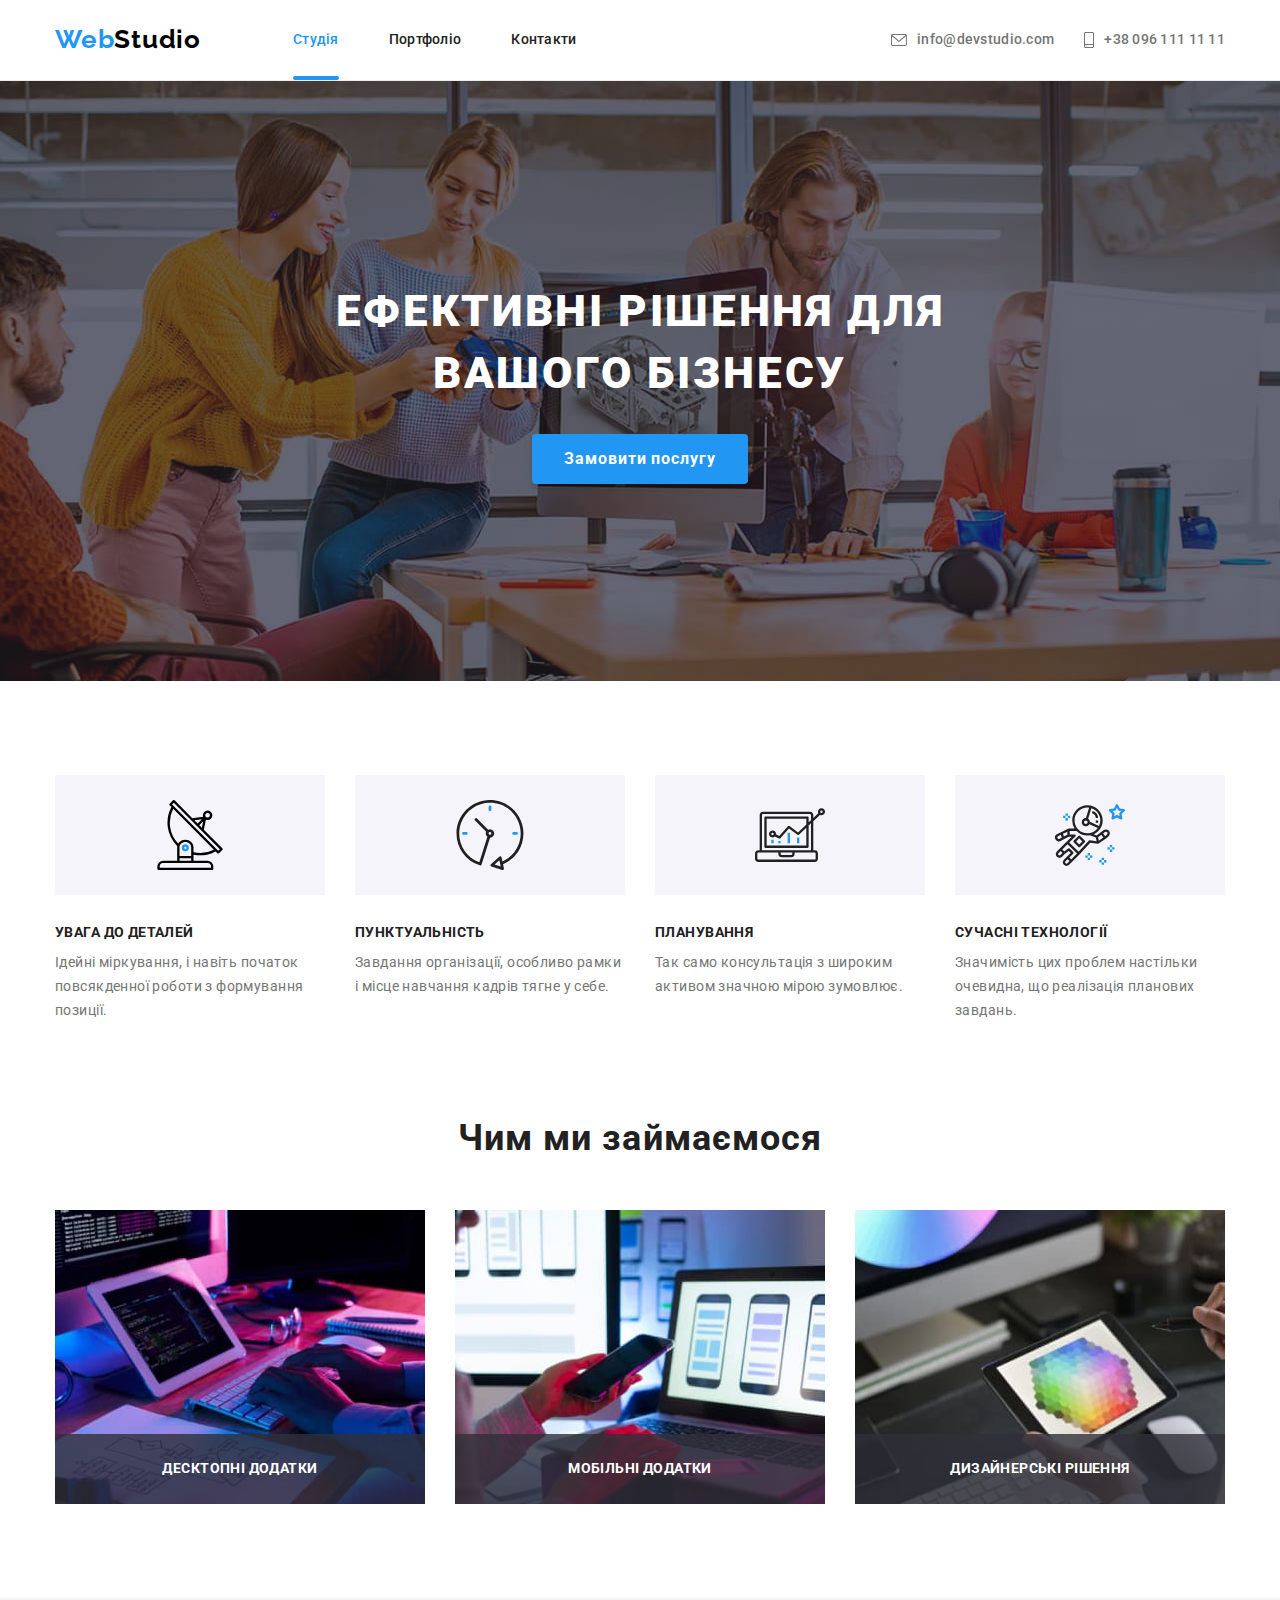
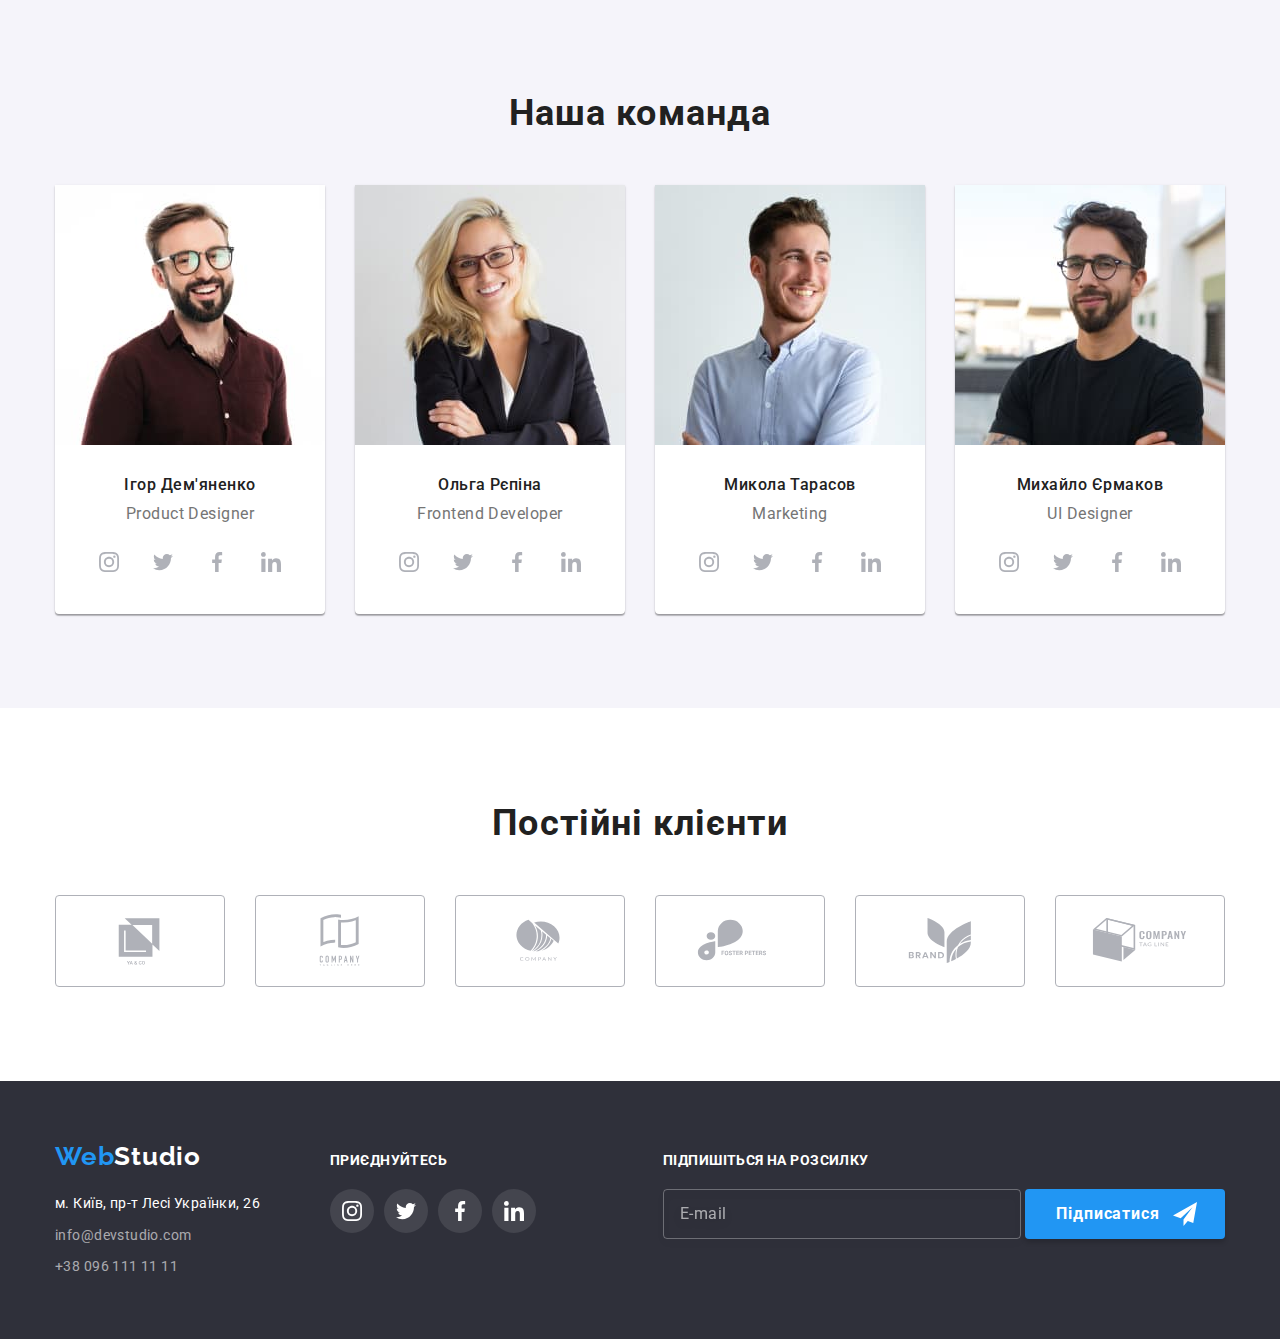
<file: index.html>
<!DOCTYPE html>
<html lang="uk">
  <head>
    <meta charset="UTF-8" />
    <meta http-equiv="X-UA-Compatible" content="IE=edge" />
    <meta name="viewport" content="width=device-width, initial-scale=1.0" />
    <link rel="preconnect" href="https://fonts.googleapis.com" />
    <link rel="preconnect" href="https://fonts.gstatic.com" crossorigin />
    <link
      href="https://fonts.googleapis.com/css2?family=Raleway:wght@700&family=Roboto:wght@400;500;700;900&display=swap"
      rel="stylesheet"
    />
    <link
      rel="stylesheet"
      href="https://cdnjs.cloudflare.com/ajax/libs/modern-normalize/1.1.0/modern-normalize.min.css"
    />
    <link rel="stylesheet" href="./css/main.min.css" />
    <title>WebStudio</title>
  </head>
  <body>
    <header class="header">
      <div class="container header__container">
        <nav class="nav">
          <div class="nav__menu">
            <a href="./index.html" class="logo nav__logo"
              ><span class="logo__text">Web</span>Studio</a
            >
            <button type="button" class="button nav__button--open js-open-menu">
              <svg width="40" height="40">
                <use class="nav__open" href="./img/icons.svg#icon-menu"></use>
              </svg>
            </button>
          </div>

          <!-- mobile menu -->
          <div class="mobile-menu js-menu-container">
            <button
              type="button"
              class="button nav__button--close js-close-menu"
            >
              <svg width="40" height="40">
                <use class="nav__close" href="./img/icons.svg#icon-close"></use>
              </svg>
            </button>
            <ul class="mobile-menu__list mob-menu-list">
              <li class="mobile-menu__item">
                <a
                  href="./index.html"
                  class="mobile-menu__link mobile-menu__link--current"
                  >Студія</a
                >
              </li>
              <li class="mobile-menu__item">
                <a href="./portfolio.html" class="mobile-menu__link"
                  >Портфоліо</a
                >
              </li>
              <li class="mobile-menu__item">
                <a href="" class="mobile-menu__link">Контакти</a>
              </li>
            </ul>
            <div>
              <ul class="contacts-menu">
                <li class="contacts-menu__item">
                  <a href="tel:+380961111111" class="tell-list__link"
                    >+38 096 111 11 11</a
                  >
                </li>
                <li class="contacts-menu__item">
                  <a href="mailto:info@devstudio.com" class="mail-list__link"
                    >info@devstudio.com</a
                  >
                </li>
              </ul>
              <ul class="nav-social">
                <li class="nav-social__item">
                  <a href="" class="nav-social__link">Instagram</a>
                </li>
                <li class="nav-social__item">
                  <a href="" class="nav-social__link">Twitter</a>
                </li>
                <li class="nav-social__item">
                  <a href="" class="nav-social__link">Facebook</a>
                </li>
                <li class="nav-social__item">
                  <a href="" class="nav-social__link">LinkedIn</a>
                </li>
              </ul>
            </div>
          </div>
          <!-- mobile menu -->

          <ul class="nav__list">
            <li class="nav__item">
              <a href="./index.html" class="nav__link nav__link--current"
                >Студія</a
              >
            </li>
            <li class="nav__item">
              <a href="./portfolio.html" class="nav__link">Портфоліо</a>
            </li>
            <li class="nav__item"><a href="" class="nav__link">Контакти</a></li>
          </ul>
        </nav>
        <!-- contacts -->
        <ul class="contacts-list">
          <li class="contacts-list__item">
            <a href="mailto:info@devstudio.com" class="contacts-list__link"
              ><svg class="contacts-list__icon" width="16" height="12">
                <use href="./img/icons.svg#icon-envelope"></use></svg>info@devstudio.com</a>
          </li>
          <li class="contacts-list__item">
            <a href="tel:+380961111111" class="contacts-list__link">
              <svg class="contacts-list__icon" width="10" height="16">
                <use href="./img/icons.svg#icon-smartphone"></use></svg>+38 096 111 11 11</a>
          </li>
        </ul>
      </div>
    </header>
    <main class="main">
      <!-- Hero section -->
      <section class="hero">
        <div class="container">
          <h1 class="hero__title">Ефективні рішення для вашого бізнесу</h1>
          <button type="button" class="button hero__button" data-modal-open>
            Замовити послугу
          </button>
        </div>
      </section>

      <!-- Features section -->
      <section class="section">
        <div class="container">
          <h2 class="visually-hidden">Особливості нашої роботи</h2>
          <ul class="features">
            <li class="features__item">
              <div class="gap">
                <div class="features__wrapper">
                  <svg class="feature__icon" width="70" height="70">
                    <use href="./img/icons.svg#icon-antenna"></use>
                  </svg>
                </div>
                <h3 class="features__title">УВАГА ДО ДЕТАЛЕЙ</h3>
                <p class="features__text">
                  Ідейні міркування, і навіть початок повсякденної роботи з
                  формування позиції.
                </p>
              </div>
            </li>
            <li class="features__item">
              <div class="gap">
                <div class="features__wrapper">
                  <svg class="feature__icon" width="70" height="70">
                    <use href="./img/icons.svg#icon-clock"></use>
                  </svg>
                </div>
                <h3 class="features__title">ПУНКТУАЛЬНІСТЬ</h3>
                <p class="features__text">
                  Завдання організації, особливо рамки і місце навчання кадрів
                  тягне у себе.
                </p>
              </div>
            </li>
            <li class="features__item">
              <div class="gap">
                <div class="features__wrapper">
                  <svg class="feature__icon" width="70" height="70">
                    <use href="./img/icons.svg#icon-diagram"></use>
                  </svg>
                </div>
                <h3 class="features__title">ПЛАНУВАННЯ</h3>
                <p class="features__text">
                  Так само консультація з широким активом значною мірою
                  зумовлює.
                </p>
              </div>
            </li>
            <li class="features__item">
              <div class="gap">
                <div class="features__wrapper">
                  <svg class="feature__icon" width="70" height="70">
                    <use href="./img/icons.svg#icon-astronaut"></use>
                  </svg>
                </div>
                <h3 class="features__title">СУЧАСНІ ТЕХНОЛОГІЇ</h3>
                <p class="features__text">
                  Значимість цих проблем настільки очевидна, що реалізація
                  планових завдань.
                </p>
              </div>
            </li>
          </ul>
        </div>
      </section>

      <!-- work section -->

      <section class="section section--padding">
        <div class="container">
          <h2 class="section__title">Чим ми займаємося</h2>
          <ul class="ours-work">
            <li class="ours-work__item">
              <div class="ours-work__wrapper">
                <picture>
                  <source
                    srcset="
                      ./img/work-desk1-img1x.jpg  1x,
                      ./img/work-desk1-img@2x.jpg 2x
                    "
                    type="image/jpeg"
                    media="(min-width: 1200px)"
                  />
                  <img
                    src="./img/work-desk1-img1x.jpg"
                    alt="людина тримає руки на клавіатурі"
                  />
                </picture>
                <h3 class="ours-work__text">Десктопні додатки</h3>
              </div>
            </li>
            <li class="ours-work__item">
              <div class="ours-work__wrapper">
                <picture>
                  <source
                    srcset="
                      ./img/work-desk2-img1x.jpg 1x,
                      ./img/work-desk2img@2x.jpg 2x
                    "
                    type="image/jpeg"
                    media="(min-width: 1200px)"
                  />
                  <img
                    src="./img/work-desk2-img1x.jpg"
                    alt="людина в одній руці тримає телефон, а друга рука на клавіатурі"
                  />
                </picture>
                <h3 class="ours-work__text">Мобільні додатки</h3>
              </div>
            </li>
            <li class="ours-work__item">
              <div class="ours-work__wrapper">
                <picture>
                  <source
                    srcset="
                      ./img/work-desk3-img1x.jpg  1x,
                      ./img/work-desk3-img@2x.jpg 2x
                    "
                    type="image/jpeg"
                    media="(min-width: 1200px)"
                  />
                  <img
                    src="./img/work-desk3-img1x.jpg"
                    alt="людина в руці тримає планшет"
                  />
                </picture>
                <h3 class="ours-work__text">Дизайнерські рішення</h3>
              </div>
            </li>
          </ul>
        </div>
      </section>

      <!-- Team section -->

      <section class="section section--color">
        <div class="container">
          <h2 class="section__title">Наша команда</h2>
          <ul class="team">
            <li class="team__item">
              <picture>
                <source
                  srcset="
                    ./img/team-desk1-img1x.jpg  1x,
                    ./img/team-desk1-img@2x.jpg 2x
                  "
                  type="image/jpeg"
                  media="(min-width: 1200px)"
                />
                <source
                  srcset="
                    ./img/tem-tab1-img1x.jpg  1x,
                    ./img/tem-tab1-img@2x.jpg 2x
                  "
                  type="image/jpeg"
                  media="(min-width: 768px)"
                />
                <source
                  srcset="./img/team1-img1x.jpg 1x, ./img/team1-img@2x.jpg 2x"
                  type="image/jpeg"
                  media="(max-width: 767px)"
                />
                <img
                  src="./img/team1-img1x.jpg"
                  alt="чоловік з бородою в очках"
                />
              </picture>

              <div class="team__wrapper">
                <h3 class="team__title">Ігор Дем'яненко</h3>
                <p lang="en" class="team__text">Product Designer</p>

                <ul class="social-networks">
                  <li class="social-networks__item">
                    <a href="" class="social-networks__link">
                      <svg class="social-networks__icon" width="20" height="20">
                        <use href="./img/icons.svg#icon-instagram-team"></use>
                      </svg>
                    </a>
                  </li>
                  <li class="social-networks__item">
                    <a href="" class="social-networks__link">
                      <svg class="social-networks__icon" width="20" height="20">
                        <use href="./img/icons.svg#icon-twitter-team"></use>
                      </svg>
                    </a>
                  </li>
                  <li class="social-networks__item">
                    <a href="" class="social-networks__link">
                      <svg class="social-networks__icon" width="20" height="20">
                        <use href="./img/icons.svg#icon-facebook-team"></use>
                      </svg>
                    </a>
                  </li>
                  <li class="social-networks__item">
                    <a href="" class="social-networks__link">
                      <svg class="social-networks__icon" width="20" height="20">
                        <use href="./img/icons.svg#icon-linkedin-team"></use>
                      </svg>
                    </a>
                  </li>
                </ul>
              </div>
            </li>
            <li class="team__item">
              <picture>
                <source
                  srcset="
                    ./img/team-desk2-img1x.jpg  1x,
                    ./img/team-desk2-img@2x.jpg 2x
                  "
                  type="image/jpeg"
                  media="(min-width: 1200px)"
                />
                <source
                  srcset="
                    ./img/tem-tab2-img1x.jpg  1x,
                    ./img/tem-tab2-img@2x.jpg 2x
                  "
                  type="image/jpeg"
                  media="(min-width: 768px)"
                />
                <source
                  srcset="./img/team2-img1x.jpg 1x, ./img/team2-img@2x.jpg 2x"
                  type="image/jpeg"
                  media="(max-width: 767px)"
                />
                <img
                  src="./img/team2-img1x.jpg"
                  alt="дівчина в очках з білим волосям"
                />
              </picture>
              <div class="team__wrapper">
                <h3 class="team__title">Ольга Рєпіна</h3>
                <p lang="en" class="team__text">Frontend Developer</p>

                <ul class="social-networks">
                  <li class="social-networks__item">
                    <a href="" class="social-networks__link">
                      <svg class="social-networks__icon" width="20" height="20">
                        <use href="./img/icons.svg#icon-instagram-team"></use>
                      </svg>
                    </a>
                  </li>
                  <li class="social-networks__item">
                    <a href="" class="social-networks__link">
                      <svg class="social-networks__icon" width="20" height="20">
                        <use href="./img/icons.svg#icon-twitter-team"></use>
                      </svg>
                    </a>
                  </li>
                  <li class="social-networks__item">
                    <a href="" class="social-networks__link">
                      <svg class="social-networks__icon" width="20" height="20">
                        <use href="./img/icons.svg#icon-facebook-team"></use>
                      </svg>
                    </a>
                  </li>
                  <li class="social-networks__item">
                    <a href="" class="social-networks__link">
                      <svg class="social-networks__icon" width="20" height="20">
                        <use href="./img/icons.svg#icon-linkedin-team"></use>
                      </svg>
                    </a>
                  </li>
                </ul>
              </div>
            </li>
            <li class="team__item">
              <picture>
                <source
                  srcset="
                    ./img/team-desk3-img1x.jpg  1x,
                    ./img/team-desk3-img@2x.jpg 2x
                  "
                  type="image/jpeg"
                  media="(min-width: 1200px)"
                />
                <source
                  srcset="
                    ./img/tem-tab3-img1x.jpg  1x,
                    ./img/tem-tab3-img@2x.jpg 2x
                  "
                  type="image/jpeg"
                  media="(min-width: 768px)"
                />
                <source
                  srcset="./img/team3-img1x.jpg 1x, ./img/team3-img@2x.jpg 2x"
                  type="image/jpeg"
                  media="(max-width: 767px)"
                />
                <img src="./img/team3-img1x.jpg" alt="чоловік посміхається" />
              </picture>
              <div class="team__wrapper">
                <h3 class="team__title">Микола Тарасов</h3>
                <p lang="en" class="team__text">Marketing</p>

                <ul class="social-networks">
                  <li class="social-networks__item">
                    <a href="" class="social-networks__link">
                      <svg class="social-networks__icon" width="20" height="20">
                        <use href="./img/icons.svg#icon-instagram-team"></use>
                      </svg>
                    </a>
                  </li>
                  <li class="social-networks__item">
                    <a href="" class="social-networks__link">
                      <svg class="social-networks__icon" width="20" height="20">
                        <use href="./img/icons.svg#icon-twitter-team"></use>
                      </svg>
                    </a>
                  </li>
                  <li class="social-networks__item">
                    <a href="" class="social-networks__link">
                      <svg class="social-networks__icon" width="20" height="20">
                        <use href="./img/icons.svg#icon-facebook-team"></use>
                      </svg>
                    </a>
                  </li>
                  <li class="social-networks__item">
                    <a href="" class="social-networks__link">
                      <svg class="social-networks__icon" width="20" height="20">
                        <use href="./img/icons.svg#icon-linkedin-team"></use>
                      </svg>
                    </a>
                  </li>
                </ul>
              </div>
            </li>
            <li class="team__item">
              <picture>
                <source
                  srcset="
                    ./img/team-desk4-img1x.jpg  1x,
                    ./img/team-desk4-img@2x.jpg 2x
                  "
                  type="image/jpeg"
                  media="(min-width: 1200px)"
                />
                <source
                  srcset="
                    ./img/tem-tab4-img1x.jpg 1x,
                    ./img/tem-tab4-img@2.jpg 2x
                  "
                  type="image/jpeg"
                  media="(min-width: 768px)"
                />
                <source
                  srcset="./img/team4-img1x.jpg 1x, ./img/team4-img@2x.jpg 2x"
                  type="image/jpeg"
                  media="(max-width: 767px)"
                />
                <img
                  src="./img/team4-img1x.jpg"
                  alt="чоловік з бородою в очках"
                />
              </picture>
              <div class="team__wrapper">
                <h3 class="team__title">Михайло Єрмаков</h3>
                <p lang="en" class="team__text">UI Designer</p>

                <ul class="social-networks">
                  <li class="social-networks__item">
                    <a href="" class="social-networks__link">
                      <svg class="social-networks__icon" width="20" height="20">
                        <use href="./img/icons.svg#icon-instagram-team"></use>
                      </svg>
                    </a>
                  </li>
                  <li class="social-networks__item">
                    <a href="" class="social-networks__link">
                      <svg class="social-networks__icon" width="20" height="20">
                        <use href="./img/icons.svg#icon-twitter-team"></use>
                      </svg>
                    </a>
                  </li>
                  <li class="social-networks__item">
                    <a href="" class="social-networks__link">
                      <svg class="social-networks__icon" width="20" height="20">
                        <use href="./img/icons.svg#icon-facebook-team"></use>
                      </svg>
                    </a>
                  </li>
                  <li class="social-networks__item">
                    <a href="" class="social-networks__link">
                      <svg class="social-networks__icon" width="20" height="20">
                        <use href="./img/icons.svg#icon-linkedin-team"></use>
                      </svg>
                    </a>
                  </li>
                </ul>
              </div>
            </li>
          </ul>
        </div>
      </section>

      <!-- clien-section -->

      <section class="section">
        <div class="container">
          <h2 class="section__title">Постійні клієнти</h2>
          <ul class="clients">
            <li class="clients__item">
              <a href="" class="clients__link">
                <svg class="icon" width="106" height="60">
                  <use href="./img/icons.svg#icon-logo"></use>
                </svg>
              </a>
            </li>
            <li class="clients__item">
              <a href="" class="clients__link">
                <svg class="icon" width="106" height="60">
                  <use href="./img/icons.svg#icon-logo-1"></use>
                </svg>
              </a>
            </li>
            <li class="clients__item">
              <a href="" class="clients__link">
                <svg class="icon" width="106" height="60">
                  <use href="./img/icons.svg#icon-logo-2"></use>
                </svg>
              </a>
            </li>
            <li class="clients__item">
              <a href="" class="clients__link">
                <svg class="icon" width="106" height="60">
                  <use href="./img/icons.svg#icon-logo-3"></use>
                </svg>
              </a>
            </li>
            <li class="clients__item">
              <a href="" class="clients__link">
                <svg class="icon" width="106" height="60">
                  <use href="./img/icons.svg#icon-logo-4"></use>
                </svg>
              </a>
            </li>
            <li class="clients__item">
              <a href="" class="clients__link">
                <svg class="icon" width="106" height="60">
                  <use href="./img/icons.svg#icon-logo-5"></use>
                </svg>
              </a>
            </li>
          </ul>
        </div>
      </section>
    </main>

    <footer class="footer">
      <div class="container footer__container">
        <div class="footer__block">
          <div class="footer__wrapper">
            <a href="./index.html" class="logo footer__logo"
              ><span class="logo__text">Web</span>Studio</a
            >
            <!-- address -->
            <address class="address">
              <ul class="address__list">
                <li class="address__item">
                  <a
                    href="https://goo.gl/maps/AqPgKA1JQSFDFY3W7"
                    target="_blank"
                    rel="noreferrer noopener"
                    class="address__link"
                    ><span class="address__text"
                      >м. Київ, пр-т Лесі Українки, 26</span
                    >
                  </a>
                </li>
                <li class="address__item">
                  <a href="mailto:info@devstudio.com" class="address__link"
                    >info@devstudio.com</a
                  >
                </li>
                <li class="address__item">
                  <a href="tel:+380961111111" class="address__link"
                    >+38 096 111 11 11</a
                  >
                </li>
              </ul>
            </address>
          </div>

          <div class="footer-contacts">
            <b class="footer-contacts__text">приєднуйтесь</b>
            <ul class="footer-contacts__list">
              <li class="footer-contacts__item">
                <a href="" class="footer-contacts__link">
                  <svg class="footer-contacts__icon" width="20" height="20">
                    <use href="./img/icons.svg#icon-instagram-footer"></use>
                  </svg>
                </a>
              </li>
              <li class="footer-contacts__item">
                <a href="" class="footer-contacts__link">
                  <svg class="footer-contacts__icon" width="20" height="20">
                    <use href="./img/icons.svg#icon-twitter-footer"></use>
                  </svg>
                </a>
              </li>
              <li class="footer-contacts__item">
                <a href="" class="footer-contacts__link">
                  <svg class="footer-contacts__icon" width="20" height="20">
                    <use href="./img/icons.svg#icon-facebook-footer"></use>
                  </svg>
                </a>
              </li>
              <li class="footer-contacts__item">
                <a href="" class="footer-contacts__link">
                  <svg class="footer-contacts__icon" width="20" height="20">
                    <use href="./img/icons.svg#icon-linkedin-footer"></use>
                  </svg>
                </a>
              </li>
            </ul>
          </div>
        </div>
        <!-- footer form -->

        <form class="footer-form">
          <b class="footer-form__title">Підпишіться на розсилку</b>
          <div>
            <input
              type="email"
              name="email"
              placeholder="E-mail"
              class="footer-form__input"
            />

            <button type="submit" class="button footer-form__button">
              Підписатися
              <svg class="footer-form__icon" width="24" height="24">
                <use href="./img/icons.svg#icon-send"></use>
              </svg>
            </button>
          </div>
        </form>
      </div>
    </footer>

    <!-- backdrop -->

    <div class="backdrop is-hidden" data-modal>
      <div class="modal">
        <button type="button" class="button-modal" data-modal-close>
          <svg class="icon" width="18" height="18">
            <use href="./img/icons.svg#icon-close-black"></use>
          </svg>
        </button>

        <!-- forma -->

        <form name="signup_form" autocomplete="on" class="form">
          <b class="form__title">Залиште свої дані, ми вам передзвонимо</b>

          <label class="form__label" for="user">
            <span class="form__text">Ім'я</span>
          </label>

          <div class="form__wrap">
            <input
              type="text"
              name="username"
              class="form__input"
              minlength="3"
              id="user"
            />
            <svg class="form__icon" width="18" height="18">
              <use href="./img/icons.svg#icon-person"></use>
            </svg>
          </div>

          <label class="form__label" for="phone">
            <span class="form__text">Телефон</span>
          </label>
          <div class="form__wrap">
            <input
              type="tel"
              name="phone_number"
              class="form__input"
              id="phone"
            />
            <svg class="form__icon" width="18" height="18">
              <use href="./img/icons.svg#icon-phone1"></use>
            </svg>
          </div>
          <label class="form__label" for="mail">
            <span class="form__text">Пошта</span>
          </label>
          <div class="form__wrap">
            <input type="email" name="email" class="form__input" id="mail" />
            <svg class="form__icon" width="18" height="18">
              <use href="./img/icons.svg#icon-email"></use>
            </svg>
          </div>
          <label class="form__label">
            <span class="form__text">Коментар</span>
            <textarea
              name="feedback"
              rows="5"
              placeholder="Введіть текст"
              class="form__textarea"
            ></textarea>
          </label>
          <div class="checkbox">
            <label class="checkbox__label">
              <input type="checkbox" name="consent" class="checkbox__input" />
              <svg class="checkbox__icon" width="16" height="15">
                <use href="./img/icons.svg#icon-checkbox"></use>
              </svg>

              <svg
                class="checkbox__icon checkbox__icon--position"
                width="16"
                height="15"
              >
                <use href="./img/icons.svg#icon-check"></use>
              </svg>
              <span class="checkbox__text"
                >Погоджуюся з розсилкою та приймаю
                <a href="" class="checkbox__link">Умови договору</a></span
              >
            </label>
          </div>

          <button type="submit" class="button form__button">Відправити</button>
        </form>
      </div>
    </div>
    <script src="./js/modal.js"></script>
    <script defer src="./js/mobile-menu.js"></script>
  </body>
</html>
</file>
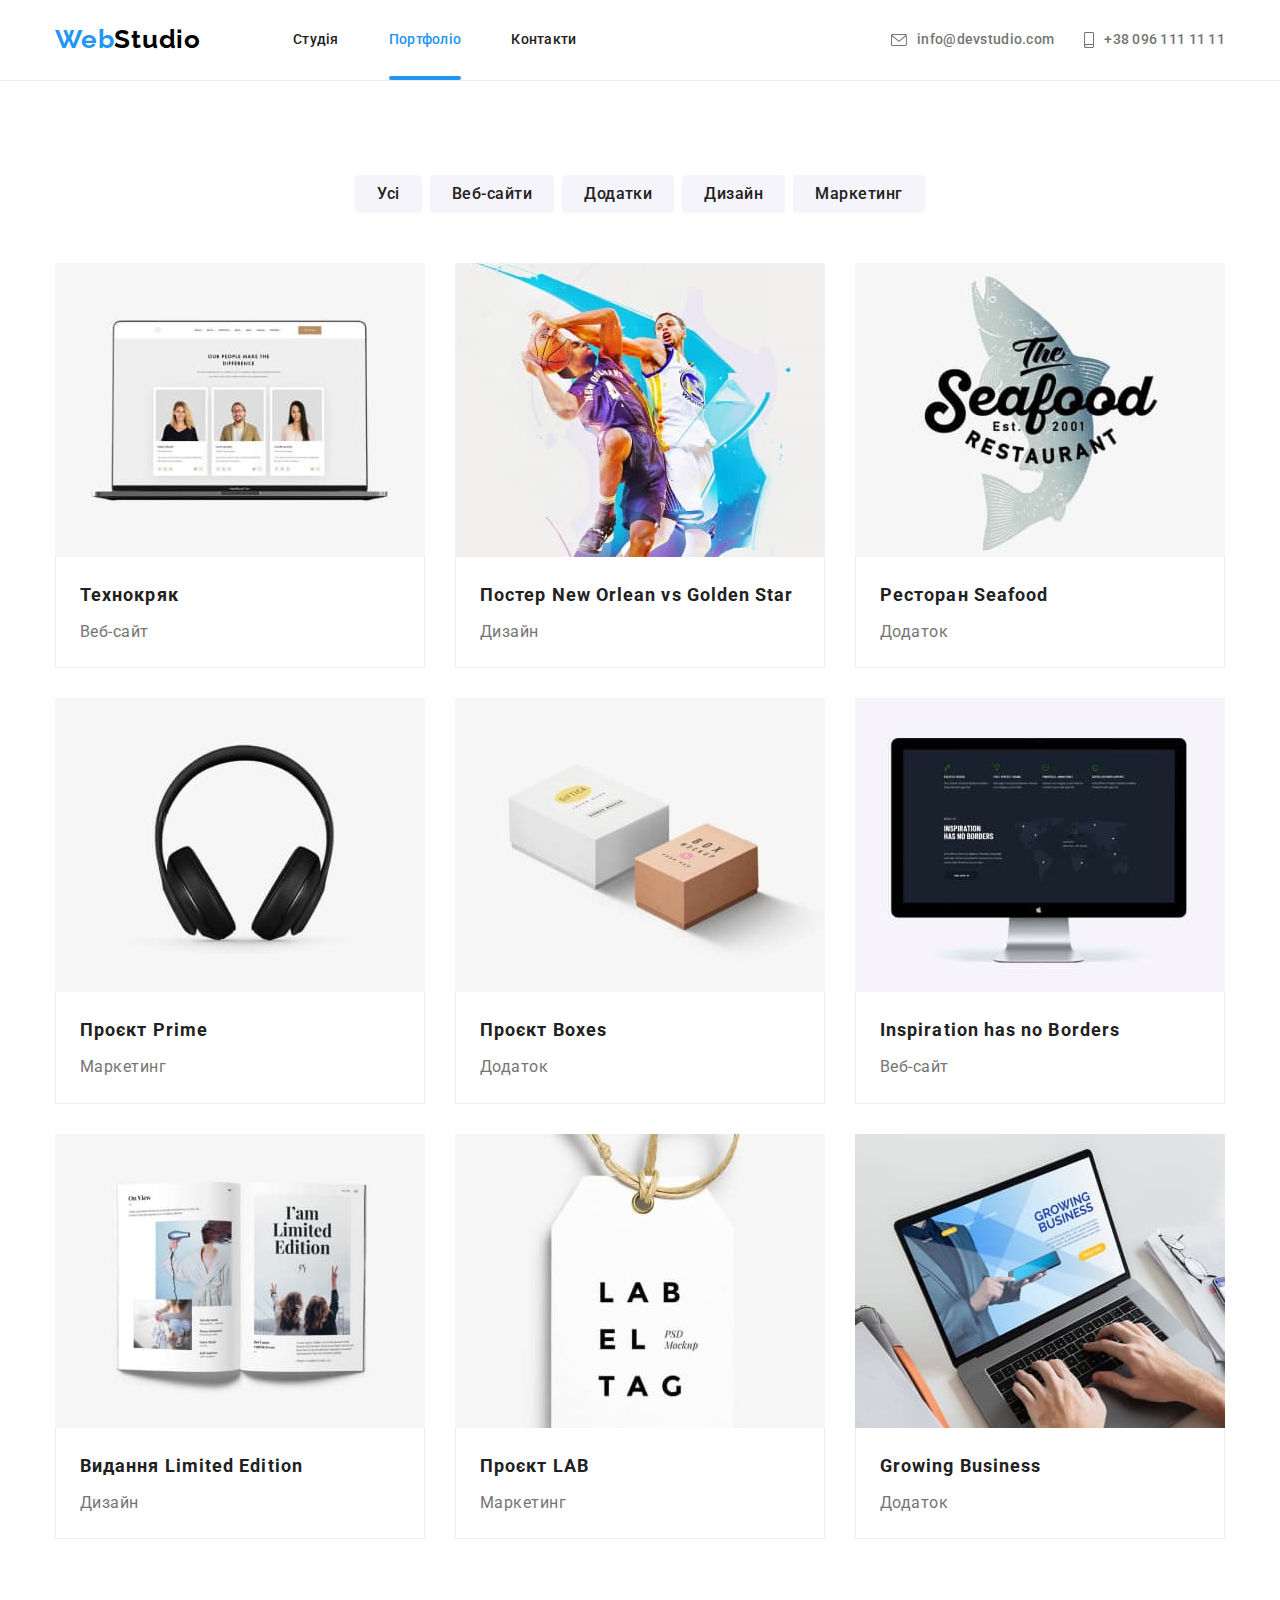
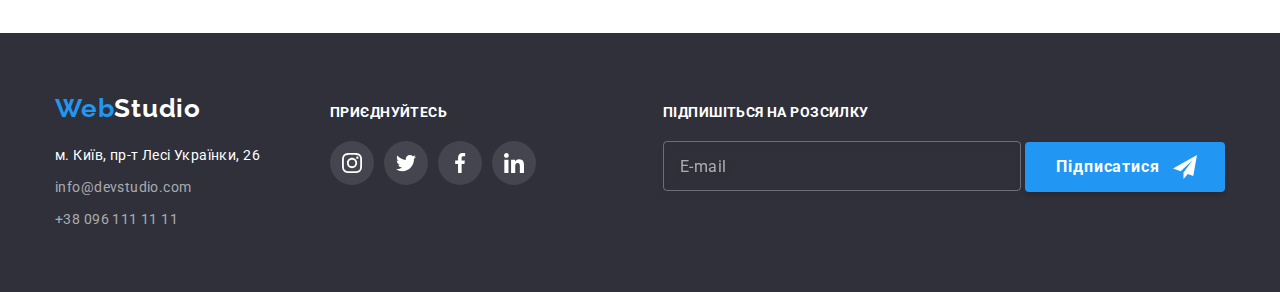
<file: portfolio.html>
<!DOCTYPE html>
<html lang="en">
  <head>
    <meta charset="UTF-8" />
    <meta http-equiv="X-UA-Compatible" content="IE=edge" />
    <meta name="viewport" content="width=device-width, initial-scale=1.0" />
    <link rel="preconnect" href="https://fonts.googleapis.com" />
    <link rel="preconnect" href="https://fonts.gstatic.com" crossorigin />
    <link
      href="https://fonts.googleapis.com/css2?family=Raleway:wght@700&family=Roboto:wght@400;500;700;900&display=swap"
      rel="stylesheet"
    />
    <link
      rel="stylesheet"
      href="https://cdnjs.cloudflare.com/ajax/libs/modern-normalize/1.1.0/modern-normalize.min.css"
    />
    <link rel="stylesheet" href="./css/main.min.css" />
    <title>Portfolio</title>
  </head>
  <body>
    <header class="header">
      <div class="container header__container">
        <nav class="nav">
          <div class="nav__menu">
            <a href="./index.html" class="logo nav__logo"
              ><span class="logo__text">Web</span>Studio</a
            >
            <button type="button" class="button nav__button--open js-open-menu">
              <svg width="40" height="40">
                <use class="nav__open" href="./img/icons.svg#icon-menu"></use>
              </svg>
            </button>
          </div>

          <!-- mobile menu -->
          <div class="mobile-menu js-menu-container">
            <button
              type="button"
              class="button nav__button--close js-close-menu"
            >
              <svg width="40" height="40">
                <use class="nav__close" href="./img/icons.svg#icon-close"></use>
              </svg>
            </button>
            <ul class="mobile-menu__list mob-menu-list">
              <li class="mobile-menu__item">
                <a
                  href="./index.html"
                  class="mobile-menu__link"
                  >Студія</a
                >
              </li>
              <li class="mobile-menu__item">
                <a href="./portfolio.html" class="mobile-menu__link mobile-menu__link--current"
                  >Портфоліо</a
                >
              </li>
              <li class="mobile-menu__item">
                <a href="" class="mobile-menu__link">Контакти</a>
              </li>
            </ul>
            <div>
              <ul class="contacts-menu">
                <li class="contacts-menu__item">
                  <a href="tel:+380961111111" class="tell-list__link"
                    >+38 096 111 11 11</a
                  >
                </li>
                <li class="contacts-menu__item">
                  <a href="mailto:info@devstudio.com" class="mail-list__link"
                    >info@devstudio.com</a
                  >
                </li>
              </ul>
              <ul class="nav-social">
                <li class="nav-social__item">
                  <a href="" class="nav-social__link">Instagram</a>
                </li>
                <li class="nav-social__item">
                  <a href="" class="nav-social__link">Twitter</a>
                </li>
                <li class="nav-social__item">
                  <a href="" class="nav-social__link">Facebook</a>
                </li>
                <li class="nav-social__item">
                  <a href="" class="nav-social__link">LinkedIn</a>
                </li>
              </ul>
            </div>
          </div>
          <!-- mobile menu -->

          <ul class="nav__list">
            <li class="nav__item">
              <a href="./index.html" class="nav__link">Студія</a>
            </li>
            <li class="nav__item">
              <a href="./portfolio.html" class="nav__link nav__link--current"
                >Портфоліо</a
              >
            </li>
            <li class="nav__item"><a href="" class="nav__link">Контакти</a></li>
          </ul>
        </nav>
        <!-- contacts -->
        <ul class="contacts-list">
          <li class="contacts-list__item">
            <a href="mailto:info@devstudio.com" class="contacts-list__link"
              ><svg class="contacts-list__icon" width="16" height="12">
                <use href="./img/icons.svg#icon-envelope"></use></svg>info@devstudio.com</a>
          </li>
          <li class="contacts-list__item">
            <a href="tel:+380961111111" class="contacts-list__link">
              <svg class="contacts-list__icon" width="10" height="16">
                <use href="./img/icons.svg#icon-smartphone"></use></svg>+38 096 111 11 11</a>
          </li>
        </ul>
      </div>
    </header>
    <!-- portfolio section -->
    <main>
      <section class="section">
        <div class="container">
          <h1 class="visually-hidden">Портфоліо</h1>
          <ul class="portfolio-btn">
            <li class="portfolio-btn__item">
              <button type="button" class="button portfolio-btn__button">
                Усі
              </button>
            </li>
            <li class="portfolio-btn__item">
              <button type="button" class="button portfolio-btn__button">
                Веб-сайти
              </button>
            </li>
            <li class="portfolio-btn__item">
              <button type="button" class="button portfolio-btn__button">
                Додатки
              </button>
            </li>
            <li class="portfolio-btn__item">
              <button type="button" class="button portfolio-btn__button">
                Дизайн
              </button>
            </li>
            <li class="portfolio-btn__item">
              <button type="button" class="button portfolio-btn__button">
                Маркетинг
              </button>
            </li>
          </ul>

          <ul class="portfolio">
            <li class="portfolio__item">
              <a href="" class="portfolio__link">
                <div class="portfolio__card">
                  <picture>
                    <source
                      srcset="
                        ./img/port-desk1-img1x.jpg  1x,
                        ./img/port-desk1-img@2x.jpg 2x
                      "
                      type="image/jpeg"
                      media="(min-width: 1200px)"
                    />

                    <source
                      srcset="
                        ./img/port-tab1-img1x.jpg  1x,
                        ./img/port-tab1-img@2x.jpg 2x
                      "
                      type="image/jpeg"
                      media="(min-width: 768px)"
                    />
                    <source
                      srcset="
                        ./img/port-mob1-img1x.jpg  1x,
                        ./img/port-mob1-img@2x.jpg 2x
                      "
                      type="image/jpeg"
                      media="(max-width: 767px)"
                    />
                    <img src="./img/port-mob1-img1x.jpg" alt="ноутбук" />
                  </picture>

                  <p class="portfolio__text">
                    Ресурс пропонує комплексні пропозиції з різним рівнем
                    функціоналу та сервісів. Все це дозволить відвідувачу
                    отримати вичерпні відомості про компанію чи приватну особу.
                  </p>
                </div>
                <div class="portfolio__wrap">
                  <h2 class="portfolio__title">Технокряк</h2>
                  <p class="portfolio__name">Веб-сайт</p>
                </div>
              </a>
            </li>
            <li class="portfolio__item">
              <a href="" class="portfolio__link">
                <div class="portfolio__card">
                  <picture>
                    <source
                      srcset="
                        ./img/port-desk2-img1x.jpg  1x,
                        ./img/port-desk2-img@2x.jpg 2x
                      "
                      type="image/jpeg"
                      media="(min-width: 1200px)"
                    />
                    <source
                      srcset="
                        ./img/port-tab2-img1x.jpg  1x,
                        ./img/port-tab2-img@2x.jpg 2x
                      "
                      type="image/jpeg"
                      media="(min-width: 768px)"
                    />
                    <source
                      srcset="
                        ./img/port-mob2-img1x.jpg  1x,
                        ./img/port-mob2-img@2x.jpg 2x
                      "
                      type="image/jpeg"
                      media="(max-width: 767px)"
                    />
                    <img
                      src="./img/port-mob2-img1x.jpg"
                      alt="чоловіки і м'яч"
                    />
                  </picture>

                  <p class="portfolio__text">
                    Ресурс пропонує комплексні пропозиції з різним рівнем
                    функціоналу та сервісів. Все це дозволить відвідувачу
                    отримати вичерпні відомості про компанію чи приватну особу.
                  </p>
                </div>
                <div class="portfolio__wrap">
                  <h2 class="portfolio__title">
                    Постер New Orlean vs Golden Star
                  </h2>
                  <p class="portfolio__name">Дизайн</p>
                </div>
              </a>
            </li>
            <li class="portfolio__item">
              <a href="" class="portfolio__link">
                <div class="portfolio__card">
                  <picture>
                    <source
                      srcset="
                        ./img/port-desk3-img1x.jpg  1x,
                        ./img/port-desk3-img@2x.jpg 2x
                      "
                      type="image/jpeg"
                      media="(min-width: 1200px)"
                    />
                    <source
                      srcset="
                        ./img/port-tab3-img1x.jpg  1x,
                        ./img/port-tab3-img@2x.jpg 2x
                      "
                      type="image/jpeg"
                      media="(min-width: 768px)"
                    />
                    <source
                      srcset="
                        ./img/port-mob3-img1x.jpg  1x,
                        ./img/port-mob3-img@2x.jpg 2x
                      "
                      type="image/jpeg"
                      media="(max-width: 767px)"
                    />
                    <img src="./img/port-mob3-img1x.jpg" alt="риба" />
                  </picture>

                  <p class="portfolio__text">
                    Ресурс пропонує комплексні пропозиції з різним рівнем
                    функціоналу та сервісів. Все це дозволить відвідувачу
                    отримати вичерпні відомості про компанію чи приватну особу.
                  </p>
                </div>
                <div class="portfolio__wrap">
                  <h2 class="portfolio__title">Ресторан Seafood</h2>
                  <p class="portfolio__name">Додаток</p>
                </div>
              </a>
            </li>
            <li class="portfolio__item">
              <a href="" class="portfolio__link">
                <div class="portfolio__card">
                  <picture>
                    <source
                      srcset="
                        ./img/port-desk4-img1x.jpg  1x,
                        ./img/port-desk4-img@2x.jpg 2x
                      "
                      type="image/jpeg"
                      media="(min-width: 1200px)"
                    />
                    <source
                      srcset="
                        ./img/port-tab4-img1x.jpg  1x,
                        ./img/port-tab4-img@2x.jpg 2x
                      "
                      type="image/jpeg"
                      media="(min-width: 768px)"
                    />
                    <source
                      srcset="
                        ./img/port-mob4-img1x.jpg  1x,
                        ./img/port-mob4-img@2x.jpg 2x
                      "
                      type="image/jpeg"
                      media="(max-width: 767px)"
                    />
                    <img src="./img/port-mob4-img1x.jpg" alt="наушники" />
                  </picture>

                  <p class="portfolio__text">
                    Ресурс пропонує комплексні пропозиції з різним рівнем
                    функціоналу та сервісів. Все це дозволить відвідувачу
                    отримати вичерпні відомості про компанію чи приватну особу.
                  </p>
                </div>
                <div class="portfolio__wrap">
                  <h2 class="portfolio__title">Проєкт Prime</h2>
                  <p class="portfolio__name">Маркетинг</p>
                </div>
              </a>
            </li>
            <li class="portfolio__item">
              <a href="" class="portfolio__link">
                <div class="portfolio__card">
                  <picture>
                    <source
                      srcset="
                        ./img/port-desk5-img1x.jpg  1x,
                        ./img/port-desk5-img@2x.jpg 2x
                      "
                      type="image/jpeg"
                      media="(min-width: 1200px)"
                    />
                    <source
                      srcset="
                        ./img/port-tab5-img1x.jpg  1x,
                        ./img/port-tab5-img@2x.jpg 2x
                      "
                      type="image/jpeg"
                      media="(min-width: 768px)"
                    />
                    <source
                      srcset="
                        ./img/port-mob5-img1x.jpg  1x,
                        ./img/port-mob5-img@2x.jpg 2x
                      "
                      type="image/jpeg"
                      media="(max-width: 767px)"
                    />
                    <img src="./img/port-mob5-img1x.jpg" alt="дві коробки" />
                  </picture>

                  <p class="portfolio__text">
                    Ресурс пропонує комплексні пропозиції з різним рівнем
                    функціоналу та сервісів. Все це дозволить відвідувачу
                    отримати вичерпні відомості про компанію чи приватну особу.
                  </p>
                </div>
                <div class="portfolio__wrap">
                  <h2 class="portfolio__title">Проєкт Boxes</h2>
                  <p class="portfolio__name">Додаток</p>
                </div>
              </a>
            </li>
            <li class="portfolio__item">
              <a href="" class="portfolio__link">
                <div class="portfolio__card">
                  <picture>
                    <source
                      srcset="
                        ./img/port-desk6-img1x.jpg  1x,
                        ./img/port-desk6-img@2x.jpg 2x
                      "
                      type="image/jpeg"
                      media="(min-width: 1200px)"
                    />
                    <source
                      srcset="
                        ./img/port-tab6-img1x.jpg  1x,
                        ./img/port-tab6-img@2x.jpg 2x
                      "
                      type="image/jpeg"
                      media="(min-width: 768px)"
                    />
                    <source
                      srcset="
                        ./img/port-mob6-img1x.jpg  1x,
                        ./img/port-mob6-img@2x.jpg 2x
                      "
                      type="image/jpeg"
                      media="(max-width: 767px)"
                    />
                    <img src="./img/port-mob6-img1x.jpg" alt="монітор" />
                  </picture>

                  <p class="portfolio__text">
                    Ресурс пропонує комплексні пропозиції з різним рівнем
                    функціоналу та сервісів. Все це дозволить відвідувачу
                    отримати вичерпні відомості про компанію чи приватну особу.
                  </p>
                </div>
                <div class="portfolio__wrap">
                  <h2 class="portfolio__title">Inspiration has no Borders</h2>
                  <p class="portfolio__name">Веб-сайт</p>
                </div>
              </a>
            </li>
            <li class="portfolio__item">
              <a href="" class="portfolio__link">
                <div class="portfolio__card">
                  <picture>
                    <source
                      srcset="
                        ./img/port-desk7-img1x.jpg  1x,
                        ./img/port-desk7-img@2x.jpg 2x
                      "
                      type="image/jpeg"
                      media="(min-width: 1200px)"
                    />
                    <source
                      srcset="
                        ./img/port-tab7-img1x.jpg  1x,
                        ./img/port-tab7-img@2x.jpg 2x
                      "
                      type="image/jpeg"
                      media="(min-width: 768px)"
                    />
                    <source
                      srcset="
                        ./img/port-mob7-img1x.jpg  1x,
                        ./img/port-mob7-img@2x.jpg 2x
                      "
                      type="image/jpeg"
                      media="(max-width: 767px)"
                    />
                    <img src="./img/port-mob7-img1x.jpg" alt="книга" />
                  </picture>

                  <p class="portfolio__text">
                    Ресурс пропонує комплексні пропозиції з різним рівнем
                    функціоналу та сервісів. Все це дозволить відвідувачу
                    отримати вичерпні відомості про компанію чи приватну особу.
                  </p>
                </div>
                <div class="portfolio__wrap">
                  <h2 class="portfolio__title">Видання Limited Edition</h2>
                  <p class="portfolio__name">Дизайн</p>
                </div>
              </a>
            </li>
            <li class="portfolio__item">
              <a href="" class="portfolio__link">
                <div class="portfolio__card">
                  <picture>
                    <source
                      srcset="
                        ./img/port-desk8-img1x.jpg  1x,
                        ./img/port-desk8-img@2x.jpg 2x
                      "
                      type="image/jpeg"
                      media="(min-width: 1200px)"
                    />
                    <source
                      srcset="
                        ./img/port-tab8-img1x.jpg  1x,
                        ./img/port-tab8-img@2x.jpg 2x
                      "
                      type="image/jpeg"
                      media="(min-width: 768px)"
                    />
                    <source
                      srcset="
                        ./img/port-mob8-img1x.jpg  1x,
                        ./img/port-mob8-img@2x.jpg 2x
                      "
                      type="image/jpeg"
                      media="(max-width: 767px)"
                    />
                    <img src="./img/port-mob8-img1x.jpg" alt="бірка" />
                  </picture>

                  <p class="portfolio__text">
                    Ресурс пропонує комплексні пропозиції з різним рівнем
                    функціоналу та сервісів. Все це дозволить відвідувачу
                    отримати вичерпні відомості про компанію чи приватну особу.
                  </p>
                </div>
                <div class="portfolio__wrap">
                  <h2 class="portfolio__title">Проєкт LAB</h2>
                  <p class="portfolio__name">Маркетинг</p>
                </div>
              </a>
            </li>
            <li class="portfolio__item">
              <a href="" class="portfolio__link">
                <div class="portfolio__card">
                  <picture>
                    <source
                      srcset="
                        ./img/port-desk9-img1x.jpg  1x,
                        ./img/port-desk9-img@2x.jpg 2x
                      "
                      type="image/jpeg"
                      media="(min-width: 1200px)"
                    />
                    <source
                      srcset="
                        ./img/port-tab9-img1x.jpg  1x,
                        ./img/port-tab9-img@2x.jpg 2x
                      "
                      type="image/jpeg"
                      media="(min-width: 768px)"
                    />
                    <source
                      srcset="
                        ./img/port-mob9-img1x.jpg  1x,
                        ./img/port-mob9-img@2x.jpg 2x
                      "
                      type="image/jpeg"
                      media="(max-width: 767px)"
                    />
                    <img src="./img/port-mob9-img1x.jpg" alt="ноутбук" />
                  </picture>

                  <p class="portfolio__text">
                    Ресурс пропонує комплексні пропозиції з різним рівнем
                    функціоналу та сервісів. Все це дозволить відвідувачу
                    отримати вичерпні відомості про компанію чи приватну особу.
                  </p>
                </div>
                <div class="portfolio__wrap">
                  <h2 class="portfolio__title">Growing Business</h2>
                  <p class="portfolio__name">Додаток</p>
                </div>
              </a>
            </li>
          </ul>
        </div>
      </section>
    </main>
    <footer class="footer">
      <div class="container footer__container">
        <div class="footer__block">
          <div class="footer__wrapper">
            <a href="./index.html" class="logo footer__logo"
              ><span class="logo__text">Web</span>Studio</a
            >
            <!-- address -->
            <address class="address">
              <ul class="address__list">
                <li class="address__item">
                  <a
                    href="https://goo.gl/maps/AqPgKA1JQSFDFY3W7"
                    target="_blank"
                    rel="noreferrer noopener"
                    class="address__link"
                    ><span class="address__text"
                      >м. Київ, пр-т Лесі Українки, 26</span
                    >
                  </a>
                </li>
                <li class="address__item">
                  <a href="mailto:info@devstudio.com" class="address__link"
                    >info@devstudio.com</a
                  >
                </li>
                <li class="address__item">
                  <a href="tel:+380961111111" class="address__link"
                    >+38 096 111 11 11</a
                  >
                </li>
              </ul>
            </address>
          </div>

          <div class="footer-contacts">
            <b class="footer-contacts__text">приєднуйтесь</b>
            <ul class="footer-contacts__list">
              <li class="footer-contacts__item">
                <a href="" class="footer-contacts__link">
                  <svg class="footer-contacts__icon" width="20" height="20">
                    <use href="./img/icons.svg#icon-instagram-footer"></use>
                  </svg>
                </a>
              </li>
              <li class="footer-contacts__item">
                <a href="" class="footer-contacts__link">
                  <svg class="footer-contacts__icon" width="20" height="20">
                    <use href="./img/icons.svg#icon-twitter-footer"></use>
                  </svg>
                </a>
              </li>
              <li class="footer-contacts__item">
                <a href="" class="footer-contacts__link">
                  <svg class="footer-contacts__icon" width="20" height="20">
                    <use href="./img/icons.svg#icon-facebook-footer"></use>
                  </svg>
                </a>
              </li>
              <li class="footer-contacts__item">
                <a href="" class="footer-contacts__link">
                  <svg class="footer-contacts__icon" width="20" height="20">
                    <use href="./img/icons.svg#icon-linkedin-footer"></use>
                  </svg>
                </a>
              </li>
            </ul>
          </div>
        </div>
        <!-- footer form -->

        <form class="footer-form">
          <b class="footer-form__title">Підпишіться на розсилку</b>
          <div>
            <input
              type="email"
              name="email"
              placeholder="E-mail"
              class="footer-form__input"
            />

            <button type="submit" class="button footer-form__button">
              Підписатися
              <svg class="footer-form__icon" width="24" height="24">
                <use href="./img/icons.svg#icon-send"></use>
              </svg>
            </button>
          </div>
        </form>
      </div>
    </footer>
    <script defer src="./js/mobile-menu.js"></script>
  </body>
</html>
</file>
<file: css/main.min.css>
:root{--primary-text-color: #757575;--title-text-color: #212121;--first-bg-color: #ffffff;--secondary-bg-color: #2f303a;--section-bg-colir: #f5f4fa;--accent-color: #2196f3;--btn-color: #188ce8;--primary-black-color: #000000;--contact-color: rgba(255, 255, 255, 0.6);--border-color: #ECECEC;--secondary-br-color: #EEEEEE;--hero-bgr-color: #C4C4C4;--icon-team-color: #AFB1B8;--icom-footer-color: rgba(255, 255, 255, 0.1);--cubic: cubic-bezier(0.4, 0, 0.2, 1)}body{font-family:"Roboto",sans-serif;color:var(--primary-text-color);background-color:var(--first-bg-color)}h1,h2,h3,h4,h5,h6,p,ul{margin:0;padding:0}img{display:block;width:100%;height:auto}li{list-style:none}a{text-decoration:none;-webkit-transition:color 250ms var(--cubic);transition:color 250ms var(--cubic)}.button{border:none;padding:0}.section{padding-top:60px;padding-bottom:60px}@media screen and (min-width: 1200px){.section{padding-top:94px;padding-bottom:94px}}@media screen and (max-width: 1200px){.section__title{margin-bottom:30px;font-size:28px;line-height:1.2;text-align:center;letter-spacing:.03em;color:var(--title-text-color)}}@media screen and (min-width: 1200px){.section__title{margin-bottom:50px;font-size:36px;line-height:1.2;text-align:center;letter-spacing:.03em;color:var(--title-text-color)}}.visually-hidden{position:absolute;width:1px;height:1px;margin:-1px;border:0;padding:0;white-space:nowrap;-webkit-clip-path:inset(100%);clip-path:inset(100%);clip:rect(0 0 0 0);overflow:hidden}.no-scroll{overflow:hidden}.container{padding-left:15px;padding-right:15px;margin-right:auto;margin-left:auto}@media screen and (min-width: 480px){.container{width:480px}}@media screen and (min-width: 768px){.container{width:768px}}@media screen and (min-width: 1200px){.container{width:1200px}}.header{position:relative;border-bottom:1px solid var(--border-color);min-height:60px}@media screen and (min-width: 768px){.header__container{display:-webkit-box;display:-ms-flexbox;display:flex;-webkit-box-align:center;-ms-flex-align:center;align-items:center}}.nav__menu{display:-webkit-box;display:-ms-flexbox;display:flex;-webkit-box-pack:justify;-ms-flex-pack:justify;justify-content:space-between;-webkit-box-align:center;-ms-flex-align:center;align-items:center}.nav__button--open{width:40px;height:40px;background-color:rgba(0,0,0,0);cursor:pointer}.nav__button--close{position:absolute;top:10px;right:15px;width:40px;height:40px;background-color:rgba(0,0,0,0);cursor:pointer}.nav__button--close:hover,.nav__button--close:focus{fill:var(--accent-color)}.mobile-menu{position:fixed;top:0;left:0;width:100%;min-height:100vh;padding-top:48px;padding-right:40px;padding-bottom:48px;padding-left:40px;background-color:var(--first-bg-color);-webkit-box-shadow:0px 4px 8px rgba(0,0,0,.04),0px 2px 4px rgba(0,0,0,.08),0px 1px 3px rgba(0,0,0,.16);box-shadow:0px 4px 8px rgba(0,0,0,.04),0px 2px 4px rgba(0,0,0,.08),0px 1px 3px rgba(0,0,0,.16);-webkit-transform:translateX(100%);transform:translateX(100%);-webkit-transition:-webkit-transform 250ms var(--cubic);transition:-webkit-transform 250ms var(--cubic);transition:transform 250ms var(--cubic);transition:transform 250ms var(--cubic), -webkit-transform 250ms var(--cubic);z-index:1}.mobile-menu.is-open{display:-webkit-box;display:-ms-flexbox;display:flex;-webkit-box-orient:vertical;-webkit-box-direction:normal;-ms-flex-direction:column;flex-direction:column;-webkit-box-pack:justify;-ms-flex-pack:justify;justify-content:space-between;-webkit-transform:translateX(0%);transform:translateX(0%)}.mobile-menu.is-open .contacts-menu{display:block}.mobile-menu__item:not(:last-child){margin-bottom:32px}.mobile-menu__link{font-family:"Roboto";font-style:normal;font-weight:500;font-size:40px;line-height:1.18;letter-spacing:.02em;color:var(--title-text-color)}.mobile-menu__link:hover,.mobile-menu__link:focus{color:var(--accent-color)}.mobile-menu__link--current{color:var(--accent-color)}.tell-list__link{font-family:"Roboto";font-style:normal;font-weight:500;font-size:34px;line-height:1.18;letter-spacing:.02em;color:#2196f3;-webkit-transition:color 250ms var(--cubic);transition:color 250ms var(--cubic)}.tell-list__link:hover,.tell-list__link:focus{color:var(--accent-color)}.mail-list__link{display:block;margin-top:32px;font-weight:500;font-size:24px;line-height:1.17;letter-spacing:.02em;color:var(--primary-text-color);-webkit-transition:color 250ms var(--cubic);transition:color 250ms var(--cubic)}.mail-list__link:hover,.mail-list__link:focus{color:var(--accent-color)}.nav-social{display:-webkit-box;display:-ms-flexbox;display:flex;-ms-flex-wrap:wrap;flex-wrap:wrap;margin-top:64px}.nav-social__link{padding-right:10px;font-family:"Roboto";font-style:normal;font-weight:500;font-size:18px;line-height:1.2;letter-spacing:.02em;color:var(--accent-color)}.nav-social__link:hover,.nav-social__link:focus{color:var(--accent-color)}.nav-social__item:not(:last-child){border-right:1px solid rgba(33,33,33,.2)}.nav-social__item:not(:last-child){margin-right:10px}@media screen and (max-width: 460px){.nav-social__item:nth-child(-n+2){margin-bottom:8px}}@media screen and (min-width: 768px){.nav__button--open{display:none}.mobile-menu{display:none}}@media screen and (max-width: 425px){.mobile-menu__link{font-size:32px}.mobile-menu__item:not(:last-child){margin-bottom:20px}.tell-list__link{font-size:30px}.mail-list__link{margin-top:25px;font-size:17px}.nav-social__link{font-size:16px}}@media screen and (max-width: 375px){.mobile-menu__link{font-size:25px}.mobile-menu__item:not(:last-child){margin-bottom:18px}.tell-list__link{font-size:27px}.mail-list__link{margin-top:20px;font-size:15px}.nav-social__link{font-size:14px}}.logo{display:inline-block;font-family:"Raleway";text-decoration:none;font-weight:700;font-size:24px;line-height:1.2;letter-spacing:.03em;color:var(--primary-black-color);-webkit-transition:color 250ms var(--cubic);transition:color 250ms var(--cubic)}.logo:hover,.logo:focus{color:var(--accent-color)}@media screen and (min-width: 1200px){.logo{font-size:26px}}@media screen and (max-width: 768px){.nav__logo{padding-top:15px;padding-bottom:15px}}.logo__text{color:var(--accent-color)}.footer__logo{text-align:center;color:var(--first-bg-color);margin-bottom:20px}@media screen and (min-width: 1200px){.nav__logo{padding-top:0;padding-bottom:0}}@media screen and (max-width: 768px){.nav__list{display:none}}@media screen and (min-width: 768px){.nav{display:-webkit-box;display:-ms-flexbox;display:flex;-webkit-box-align:center;-ms-flex-align:center;align-items:center}.nav__logo{margin-right:88px}.nav__list{display:-webkit-box;display:-ms-flexbox;display:flex;-webkit-box-align:center;-ms-flex-align:center;align-items:center}.nav__item:not(:last-child){margin-right:50px}.nav__link{position:relative;display:block;padding-top:32px;padding-bottom:32px;font-weight:500;font-size:14px;line-height:1.14;letter-spacing:.02em;color:var(--title-text-color)}.nav__link--current::after{content:"";position:absolute;left:0;bottom:0;width:100%;height:4px;background-color:var(--accent-color);border-radius:2px}.nav__link:hover,.nav__link:focus{color:var(--accent-color)}.nav__link--current{color:var(--accent-color)}}@media screen and (min-width: 1200px){.nav__logo{margin-right:92px}}@media screen and (max-width: 768px){.contacts-list{display:none}}@media screen and (min-width: 768px){.contacts-list{display:block;-webkit-box-align:center;-ms-flex-align:center;align-items:center;margin-left:auto}.contacts-list__link{font-weight:500;font-size:12px;line-height:1.2;letter-spacing:.02em;color:var(--primary-text-color);fill:currentColor;-webkit-transition:color 250ms var(--cubic);transition:color 250ms var(--cubic)}.contacts-list__link:hover,.contacts-list__link:focus{color:var(--accent-color)}.contacts-list__icon{margin-right:10px}}@media screen and (max-width: 1200px){.contacts-list__item:not(:last-child){margin-bottom:10px}}@media screen and (min-width: 1200px){.contacts-list__item:not(:last-child){margin-bottom:0}}@media screen and (min-width: 1200px){.contacts-list{display:-webkit-box;display:-ms-flexbox;display:flex}.contacts-list__item:not(:last-child){margin-right:30px}.contacts-list__link{display:-webkit-box;display:-ms-flexbox;display:flex;padding-top:32px;padding-bottom:32px;-webkit-box-align:center;-ms-flex-align:center;align-items:center;font-size:14px;line-height:1.14}}.hero{margin-right:auto;margin-left:auto;padding-top:118px;padding-bottom:118px;background-position:center;background-repeat:no-repeat;background-size:cover;background-color:var(--hero-bgr-color)}@media screen and (max-width: 768px){.hero{max-width:480px;height:400px;background-image:-webkit-gradient(linear, left top, right top, from(rgba(47, 48, 58, 0.4)), to(rgba(47, 48, 58, 0.4))),url(../img/Hero-mobile-img1x.jpg);background-image:linear-gradient(to right, rgba(47, 48, 58, 0.4), rgba(47, 48, 58, 0.4)),url(../img/Hero-mobile-img1x.jpg);background-size:480px 400px}}@media screen and (max-width: 768px)and (min-device-pixel-ratio: 2),screen and (max-width: 768px)and (-webkit-min-device-pixel-ratio: 2),screen and (max-width: 768px)and (min-resolution: 192dpi),screen and (max-width: 768px)and (min-resolution: 2dppx){.hero{background-image:-webkit-gradient(linear, left top, right top, from(rgba(47, 48, 58, 0.4)), to(rgba(47, 48, 58, 0.4))),url(../img/Hero-mobile-img@2x.jpg);background-image:linear-gradient(to right, rgba(47, 48, 58, 0.4), rgba(47, 48, 58, 0.4)),url(../img/Hero-mobile-img@2x.jpg)}}.hero__title{margin-bottom:30px;margin-right:auto;margin-left:auto;font-weight:900;font-size:26px;line-height:1.6;text-align:center;letter-spacing:.06em;text-transform:uppercase;color:var(--first-bg-color)}.hero__button{display:block;margin-right:auto;margin-left:auto;border-radius:4px;min-width:200px;min-height:50px;font-style:normal;font-weight:700;font-size:16px;line-height:1.9;cursor:pointer;letter-spacing:.06em;color:var(--first-bg-color);background-color:var(--accent-color);-webkit-box-shadow:0px 4px 4px rgba(0,0,0,.15);box-shadow:0px 4px 4px rgba(0,0,0,.15);-webkit-transition:background-color 250ms var(--cubic),color 250ms var(--cubic),-webkit-box-shadow 250ms var(--cubic);transition:background-color 250ms var(--cubic),color 250ms var(--cubic),-webkit-box-shadow 250ms var(--cubic);transition:background-color 250ms var(--cubic),color 250ms var(--cubic),box-shadow 250ms var(--cubic);transition:background-color 250ms var(--cubic),color 250ms var(--cubic),box-shadow 250ms var(--cubic),-webkit-box-shadow 250ms var(--cubic)}.hero__button:hover,.hero__button:focus{color:var(--first-bg-color);background-color:var(--btn-color);-webkit-box-shadow:0px 4px 4px rgba(0,0,0,.15);box-shadow:0px 4px 4px rgba(0,0,0,.15)}@media screen and (min-width: 768px){.hero{max-width:768px;height:400px;background-image:-webkit-gradient(linear, left top, right top, from(rgba(47, 48, 58, 0.4)), to(rgba(47, 48, 58, 0.4))),url(../img/Hero-tablet-img1x.jpg);background-image:linear-gradient(to right, rgba(47, 48, 58, 0.4), rgba(47, 48, 58, 0.4)),url(../img/Hero-tablet-img1x.jpg);background-size:768px 400px}}@media screen and (min-width: 768px)and (min-device-pixel-ratio: 2),screen and (min-width: 768px)and (-webkit-min-device-pixel-ratio: 2),screen and (min-width: 768px)and (min-resolution: 192dpi),screen and (min-width: 768px)and (min-resolution: 2dppx){.hero{background-image:-webkit-gradient(linear, left top, right top, from(rgba(47, 48, 58, 0.4)), to(rgba(47, 48, 58, 0.4))),url(../img/Hero-tablet-img@2x.jpg);background-image:linear-gradient(to right, rgba(47, 48, 58, 0.4), rgba(47, 48, 58, 0.4)),url(../img/Hero-tablet-img@2x.jpg)}}@media screen and (min-width: 768px){.hero__title{width:360px}}@media screen and (min-width: 1200px){.hero{max-width:1600px;height:600px;padding-top:200px;padding-bottom:200px;background-image:-webkit-gradient(linear, left top, right top, from(rgba(47, 48, 58, 0.4)), to(rgba(47, 48, 58, 0.4))),url(../img/hero-deskto-Img1x.jpg);background-image:linear-gradient(to right, rgba(47, 48, 58, 0.4), rgba(47, 48, 58, 0.4)),url(../img/hero-deskto-Img1x.jpg);background-size:1600px 600px}}@media screen and (min-width: 1200px)and (min-device-pixel-ratio: 2),screen and (min-width: 1200px)and (-webkit-min-device-pixel-ratio: 2),screen and (min-width: 1200px)and (min-resolution: 192dpi),screen and (min-width: 1200px)and (min-resolution: 2dppx){.hero{background-image:-webkit-gradient(linear, left top, right top, from(rgba(47, 48, 58, 0.4)), to(rgba(47, 48, 58, 0.4))),url(../img/hero-desktop-Img@2x.jpg);background-image:linear-gradient(to right, rgba(47, 48, 58, 0.4), rgba(47, 48, 58, 0.4)),url(../img/hero-desktop-Img@2x.jpg)}}@media screen and (min-width: 1200px){.hero__title{min-width:693px;font-size:44px;line-height:1.4}}@media screen and (min-width: 1200px){.hero__button{min-width:216px}}.features__wrapper{display:-webkit-box;display:-ms-flexbox;display:flex;height:120px;-webkit-box-pack:center;-ms-flex-pack:center;justify-content:center;-webkit-box-align:center;-ms-flex-align:center;align-items:center;background-color:var(--section-bg-colir);margin-bottom:30px}.features__title{margin-bottom:10px;font-size:14px;line-height:1.14;letter-spacing:.03em;text-align:center;text-transform:uppercase;color:var(--title-text-color)}.features__text{font-size:14px;line-height:1.71;letter-spacing:.03em}@media screen and (max-width: 768px){.features__item:not(:last-child){margin-bottom:30px}}@media screen and (min-width: 768px){.features__item:not(:last-child){margin-bottom:0}.features__title{text-align:inherit}}@media screen and (min-width: 768px)and (max-width: 1200px){.features{display:-webkit-box;display:-ms-flexbox;display:flex;-ms-flex-wrap:wrap;flex-wrap:wrap;gap:30px;-webkit-box-pack:center;-ms-flex-pack:center;justify-content:center}.features__item{-ms-flex-preferred-size:calc((100% - 30px)/2);flex-basis:calc((100% - 30px)/2)}}@media screen and (min-width: 1200px){.features{display:-webkit-box;display:-ms-flexbox;display:flex;-ms-flex-wrap:nowrap;flex-wrap:nowrap}.features__item{min-width:270px}.features__item:not(:last-child){margin-right:30px}}@media screen and (max-width: 1200px){.section--padding{display:none}}@media screen and (min-width: 1200px){.section--padding{display:block;padding-top:0}.ours-work{display:-webkit-box;display:-ms-flexbox;display:flex}.ours-work__item:not(:last-child){margin-right:30px}.ours-work__wrapper{position:relative}.ours-work__text{position:absolute;left:0;bottom:0;width:100%;height:70px;display:-webkit-box;display:-ms-flexbox;display:flex;-webkit-box-pack:center;-ms-flex-pack:center;justify-content:center;-webkit-box-align:center;-ms-flex-align:center;align-items:center;font-size:14px;line-height:1.14;text-align:center;letter-spacing:.03em;text-transform:uppercase;color:var(--first-bg-color);background-color:rgba(47,48,58,.8)}}.section--color{background-color:var(--section-bg-colir)}.team__wrapper{padding-top:30px;padding-bottom:30px}.team__title{margin-bottom:10px;font-weight:500;font-size:16px;line-height:1.2;text-align:center;letter-spacing:.03em;color:var(--title-text-color)}.team__item{background-color:var(--first-bg-color);-webkit-box-shadow:0px 1px 3px rgba(0,0,0,.12),0px 1px 1px rgba(0,0,0,.14),0px 2px 1px rgba(0,0,0,.2);box-shadow:0px 1px 3px rgba(0,0,0,.12),0px 1px 1px rgba(0,0,0,.14),0px 2px 1px rgba(0,0,0,.2);border-radius:0px 0px 4px 4px}@media screen and (max-width: 768px){.team__item:not(:last-child){margin-bottom:30px}}@media screen and (min-width: 768px){.team__item:not(:last-child){margin-bottom:0}}.team__text{font-size:16px;line-height:1.2;text-align:center;letter-spacing:.03em}@media screen and (min-width: 768px){.team{display:-webkit-box;display:-ms-flexbox;display:flex;-ms-flex-wrap:wrap;flex-wrap:wrap;gap:30px;-webkit-box-pack:center;-ms-flex-pack:center;justify-content:center}.team__item{-ms-flex-preferred-size:calc((100% - 30px)/2);flex-basis:calc((100% - 30px)/2)}}@media screen and (min-width: 1200px){.team{display:-webkit-box;display:-ms-flexbox;display:flex;-ms-flex-wrap:nowrap;flex-wrap:nowrap}}.social-networks{display:-webkit-box;display:-ms-flexbox;display:flex;margin-top:16px;-webkit-box-pack:center;-ms-flex-pack:center;justify-content:center}.social-networks__item:not(:last-child){margin-right:10px}.social-networks__link{display:-webkit-box;display:-ms-flexbox;display:flex;width:44px;height:44px;-webkit-box-pack:center;-ms-flex-pack:center;justify-content:center;-webkit-box-align:center;-ms-flex-align:center;align-items:center;color:var(--icon-team-color);background-color:var(--first-bg-color);border-radius:50%;-webkit-transition:background-color 250ms var(--cubic),color 250ms var(--cubic);transition:background-color 250ms var(--cubic),color 250ms var(--cubic)}.social-networks__link:focus,.social-networks__link:hover{color:var(--first-bg-color);background-color:var(--accent-color);border-radius:50%}.social-networks__icon{fill:currentColor}.clients{-ms-flex-wrap:wrap;flex-wrap:wrap;gap:30px;display:-webkit-box;display:-ms-flexbox;display:flex;-webkit-box-pack:center;-ms-flex-pack:center;justify-content:center}.clients__link{display:-webkit-box;display:-ms-flexbox;display:flex;height:92px;-webkit-box-pack:center;-ms-flex-pack:center;justify-content:center;-webkit-box-align:center;-ms-flex-align:center;align-items:center;color:var(--icon-team-color);fill:currentColor;border:1px solid var(--icon-team-color);border-radius:4px;-webkit-transition:border-color 250ms var(--cubic),color 250ms var(--cubic);transition:border-color 250ms var(--cubic),color 250ms var(--cubic)}.clients__link:focus,.clients__link:hover{border-color:var(--accent-color);color:var(--accent-color)}@media screen and (max-width: 768px){.clients__item{-ms-flex-preferred-size:calc((100% - 30px)/2);flex-basis:calc((100% - 30px)/2)}}@media screen and (min-width: 768px){.clients__item{-ms-flex-preferred-size:calc((100% - 60px)/3);flex-basis:calc((100% - 60px)/3)}}@media screen and (min-width: 1200px){.clients{-ms-flex-wrap:nowrap;flex-wrap:nowrap}}.footer{padding-top:60px;padding-bottom:60px;background-color:var(--secondary-bg-color)}@media screen and (min-width: 768px){.footer__block{display:-webkit-box;display:-ms-flexbox;display:flex;-ms-flex-pack:distribute;justify-content:space-around;-webkit-box-align:baseline;-ms-flex-align:baseline;align-items:baseline}}@media screen and (max-width: 1200px){.footer{text-align:center}}@media screen and (min-width: 1200px){.footer{text-align:inherit}.footer__container{display:-webkit-box;display:-ms-flexbox;display:flex;-webkit-box-align:baseline;-ms-flex-align:baseline;align-items:baseline}}.address__item:not(:last-child){margin-bottom:8px}.address__link{display:block;font-style:normal;font-weight:400;font-size:14px;line-height:1.7;letter-spacing:.03em;color:var(--contact-color)}.address__link:hover,.address__link:focus{color:var(--accent-color)}.address__text{color:var(--first-bg-color);-webkit-transition:color 250ms var(--cubic);transition:color 250ms var(--cubic)}.address__text:hover{color:var(--accent-color)}@media screen and (max-width: 1200px){.address__list{margin-bottom:60px}}@media screen and (min-width: 1200px){.address__list{margin-bottom:0}}.footer-contacts{margin-bottom:60px}.footer-contacts__list{display:-webkit-box;display:-ms-flexbox;display:flex;-webkit-box-pack:center;-ms-flex-pack:center;justify-content:center}.footer-contacts__item:not(:last-child){margin-right:10px}.footer-contacts__text{display:block;margin-bottom:20px;font-size:14px;line-height:1.14;letter-spacing:.03em;text-transform:uppercase;color:var(--first-bg-color)}.footer-contacts__link{display:-webkit-box;display:-ms-flexbox;display:flex;width:44px;height:44px;-webkit-box-pack:center;-ms-flex-pack:center;justify-content:center;-webkit-box-align:center;-ms-flex-align:center;align-items:center;background-color:var(--icom-footer-color);border-radius:50%;-webkit-transition:background-color 250ms var(--cubic);transition:background-color 250ms var(--cubic)}.footer-contacts__link:hover,.footer-contacts__link:focus{background-color:var(--accent-color)}@media screen and (min-width: 1200px){.footer-contacts{margin-bottom:0;margin-left:70px}}.footer-form{margin-left:auto}.footer-form__title{display:block;margin-bottom:20px;font-size:14px;line-height:1.14;letter-spacing:.03em;text-transform:uppercase;color:var(--first-bg-color)}.footer-form__input{width:100%;height:50px;padding:0;padding-left:16px;margin-bottom:20px;color:var(--first-bg-color);background-color:inherit;outline:rgba(0,0,0,0);border:1px solid rgba(255,255,255,.3);-webkit-filter:drop-shadow(0px 4px 4px rgba(0, 0, 0, 0.15));filter:drop-shadow(0px 4px 4px rgba(0, 0, 0, 0.15));border-radius:4px;-webkit-transition:border-color 250ms var(--cubic);transition:border-color 250ms var(--cubic)}.footer-form__input:focus{border-color:var(--accent-color)}.footer-form__input::-webkit-input-placeholder{font-size:16px;line-height:1.25;letter-spacing:.03em;color:rgba(255,255,255,.6)}.footer-form__input::-moz-placeholder{font-size:16px;line-height:1.25;letter-spacing:.03em;color:rgba(255,255,255,.6)}.footer-form__input:-ms-input-placeholder{font-size:16px;line-height:1.25;letter-spacing:.03em;color:rgba(255,255,255,.6)}.footer-form__input::-ms-input-placeholder{font-size:16px;line-height:1.25;letter-spacing:.03em;color:rgba(255,255,255,.6)}.footer-form__input::placeholder{font-size:16px;line-height:1.25;letter-spacing:.03em;color:rgba(255,255,255,.6)}.footer-form__button{position:relative;display:inline-block;padding:0;padding-right:62px;padding-left:28px;width:200px;height:50px;font-style:normal;font-weight:700;font-size:16px;line-height:1.9;letter-spacing:.06em;color:var(--first-bg-color);cursor:pointer;background-color:var(--accent-color);-webkit-box-shadow:0px 4px 4px rgba(0,0,0,.15);box-shadow:0px 4px 4px rgba(0,0,0,.15);border-radius:4px;-webkit-transition:background-color 250ms var(--cubic);transition:background-color 250ms var(--cubic)}.footer-form__button:hover,.footer-form__button:focus{background-color:var(--btn-color)}.footer-form__icon{position:absolute;top:0;right:0;-webkit-transform:translate(-28px, 13px);transform:translate(-28px, 13px)}@media screen and (max-width: 768px){.footer-form__input{width:100%}}@media screen and (min-width: 768px)and (max-width: 1200px){.footer-form__input{display:block;width:450px;margin-right:auto;margin-left:auto}}@media screen and (min-width: 1200px){.footer-form__input{display:inline-block;width:358px;margin-bottom:0}}.portfolio-btn{display:-webkit-box;display:-ms-flexbox;display:flex;-ms-flex-wrap:wrap;flex-wrap:wrap;margin-bottom:40px}.portfolio-btn__item:nth-child(-n+4){margin-right:8px}@media screen and (max-width: 768px){.portfolio-btn__item:nth-child(-n+3){margin-bottom:15px}}@media screen and (min-width: 768px){.portfolio-btn__item:nth-child(-n+3){margin-bottom:0}}.portfolio-btn__button{padding:6px 22px;font-family:inherit;font-style:normal;font-weight:500;font-size:16px;line-height:1.63;text-align:center;cursor:pointer;letter-spacing:.03em;color:var(--title-text-color);background-color:var(--section-bg-colir);border-radius:4px;-webkit-transition:color 250ms cubic-bezier(0.4, 0, 0.2, 1),background-color 250ms cubic-bezier(0.4, 0, 0.2, 1),-webkit-box-shadow 250ms cubic-bezier(0.4, 0, 0.2, 1);transition:color 250ms cubic-bezier(0.4, 0, 0.2, 1),background-color 250ms cubic-bezier(0.4, 0, 0.2, 1),-webkit-box-shadow 250ms cubic-bezier(0.4, 0, 0.2, 1);transition:color 250ms cubic-bezier(0.4, 0, 0.2, 1),background-color 250ms cubic-bezier(0.4, 0, 0.2, 1),box-shadow 250ms cubic-bezier(0.4, 0, 0.2, 1);transition:color 250ms cubic-bezier(0.4, 0, 0.2, 1),background-color 250ms cubic-bezier(0.4, 0, 0.2, 1),box-shadow 250ms cubic-bezier(0.4, 0, 0.2, 1),-webkit-box-shadow 250ms cubic-bezier(0.4, 0, 0.2, 1)}.portfolio-btn__button:hover,.portfolio-btn__button:focus{color:var(--first-bg-color);background-color:var(--accent-color);-webkit-box-shadow:0px 3px 1px rgba(0,0,0,.1),0px 1px 2px rgba(0,0,0,.08),0px 2px 2px rgba(0,0,0,.12);box-shadow:0px 3px 1px rgba(0,0,0,.1),0px 1px 2px rgba(0,0,0,.08),0px 2px 2px rgba(0,0,0,.12)}.portfolio__card{position:relative;overflow:hidden}.portfolio__link{display:block;-webkit-transition:-webkit-box-shadow 250ms var(--cubic);transition:-webkit-box-shadow 250ms var(--cubic);transition:box-shadow 250ms var(--cubic);transition:box-shadow 250ms var(--cubic), -webkit-box-shadow 250ms var(--cubic)}.portfolio__link:hover,.portfolio__link:focus{-webkit-box-shadow:0px 1px 1px rgba(0,0,0,.12),0px 4px 4px rgba(0,0,0,.06),1px 4px 6px rgba(0,0,0,.16);box-shadow:0px 1px 1px rgba(0,0,0,.12),0px 4px 4px rgba(0,0,0,.06),1px 4px 6px rgba(0,0,0,.16)}.portfolio__text{position:absolute;top:0;left:0;height:100%;-webkit-transform:translateY(101%);transform:translateY(101%);padding:63px 24px;font-size:18px;line-height:1.56;letter-spacing:.03em;color:var(--first-bg-color);background-color:rgba(33,150,243,.9);-webkit-transition:-webkit-transform 250ms var(--cubic);transition:-webkit-transform 250ms var(--cubic);transition:transform 250ms var(--cubic);transition:transform 250ms var(--cubic), -webkit-transform 250ms var(--cubic)}@media screen and (max-width: 350px){.portfolio__text{padding:20px 15px;font-size:14px}}@media screen and (min-width: 350px)and (max-width: 420px){.portfolio__text{padding:30px 20px;font-size:16px}}.portfolio__link:hover .portfolio__text{-webkit-transform:translateY(0%);transform:translateY(0%)}.portfolio__wrap{padding-top:20px;padding-bottom:20px;padding-left:24px;border-right:1px solid var(--secondary-br-color);border-left:1px solid var(--secondary-br-color);border-bottom:1px solid var(--secondary-br-color)}.portfolio__title{font-size:18px;line-height:2;letter-spacing:.06em;color:var(--title-text-color)}.portfolio__name{margin-top:4px;font-size:16px;line-height:1.9;letter-spacing:.03em;color:var(--primary-text-color)}@media screen and (max-width: 768px){.portfolio__item:not(:last-child){margin-bottom:30px}}@media screen and (min-width: 768px){.portfolio__item:not(:last-child){margin-bottom:0}}@media screen and (min-width: 768px){.portfolio-btn{-webkit-box-pack:center;-ms-flex-pack:center;justify-content:center;margin-bottom:30px}}@media screen and (min-width: 768px){.portfolio{display:-webkit-box;display:-ms-flexbox;display:flex;-ms-flex-wrap:wrap;flex-wrap:wrap;gap:30px}.portfolio__item{-ms-flex-preferred-size:calc((100% - 30px)/2);flex-basis:calc((100% - 30px)/2)}}@media screen and (min-width: 1200px){.portfolio__item{-ms-flex-preferred-size:calc((100% - 60px)/3);flex-basis:calc((100% - 60px)/3)}.portfolio-btn{margin-bottom:50px}}.backdrop{position:fixed;width:100%;height:100%;top:0;left:0;background-color:rgba(0,0,0,.2);opacity:1;-webkit-transition:opacity 250ms var(--cubic);transition:opacity 250ms var(--cubic);z-index:2}.backdrop.is-hidden .modal{-webkit-transform:translate(-50%, -50%) scale(1.1);transform:translate(-50%, -50%) scale(1.1)}.is-hidden{opacity:0;pointer-events:none}.button-modal{position:absolute;top:8px;right:8px;display:-webkit-box;display:-ms-flexbox;display:flex;width:30px;height:30px;-webkit-box-pack:center;-ms-flex-pack:center;justify-content:center;-webkit-box-align:center;-ms-flex-align:center;align-items:center;padding:0;cursor:pointer;background:var(--first-bg-color);border:1px solid rgba(0,0,0,.1);border-radius:50%;-webkit-transition:fill 250ms var(--cubic);transition:fill 250ms var(--cubic)}.button-modal:focus,.button-modal:hover{fill:var(--accent-color)}.modal{position:absolute;top:50%;left:50%;width:450px;min-height:609px;padding:40px;-webkit-transform:translate(-50%, -50%) scale(1);transform:translate(-50%, -50%) scale(1);background-color:var(--first-bg-color);-webkit-box-shadow:0px 1px 3px rgba(0,0,0,.12),0px 1px 1px rgba(0,0,0,.14),0px 2px 1px rgba(0,0,0,.2);box-shadow:0px 1px 3px rgba(0,0,0,.12),0px 1px 1px rgba(0,0,0,.14),0px 2px 1px rgba(0,0,0,.2);border-radius:4px;-webkit-transition:-webkit-transform 250ms var(--cubic);transition:-webkit-transform 250ms var(--cubic);transition:transform 250ms var(--cubic);transition:transform 250ms var(--cubic), -webkit-transform 250ms var(--cubic)}@media screen and (max-width: 479px){.modal{width:95%}}@media screen and (min-width: 1200px){.modal{width:528px;min-height:581px}}.form{display:-webkit-box;display:-ms-flexbox;display:flex;-webkit-box-orient:vertical;-webkit-box-direction:normal;-ms-flex-direction:column;flex-direction:column;-webkit-box-pack:center;-ms-flex-pack:center;justify-content:center}.form__title{margin-bottom:12px;font-size:20px;line-height:1.15;text-align:center;letter-spacing:.03em;color:var(--title-text-color)}.form__text{display:block;margin-bottom:4px;font-size:12px;line-height:1.17;letter-spacing:.01em;color:var(--primary-text-color)}.form__wrap{position:relative}.form__input{width:100%;height:40px;margin-bottom:10px;padding:0;outline:rgba(0,0,0,0);border:none;padding-left:42px;border:1px solid rgba(33,33,33,.2);border-radius:4px;-webkit-transition:border-color 250ms var(--cubic);transition:border-color 250ms var(--cubic)}.form__input:focus{border-color:var(--accent-color)}.form__icon{position:absolute;top:11px;left:12px;-webkit-transition:fill 250ms var(--cubic);transition:fill 250ms var(--cubic)}.form__input:focus-within+.form__icon{fill:var(--accent-color)}.form__textarea{display:-webkit-box;display:-ms-flexbox;display:flex;resize:none;padding:12px 16px;margin-bottom:20px;width:100%;height:120px;outline:rgba(0,0,0,0);border:1px solid rgba(33,33,33,.2);border-radius:4px;-webkit-transition:border-color 250ms var(--cubic);transition:border-color 250ms var(--cubic)}.form__textarea::-webkit-input-placeholder{font-size:12px;line-height:1.17;letter-spacing:.01em;color:rgba(117,117,117,.5)}.form__textarea::-moz-placeholder{font-size:12px;line-height:1.17;letter-spacing:.01em;color:rgba(117,117,117,.5)}.form__textarea:-ms-input-placeholder{font-size:12px;line-height:1.17;letter-spacing:.01em;color:rgba(117,117,117,.5)}.form__textarea::-ms-input-placeholder{font-size:12px;line-height:1.17;letter-spacing:.01em;color:rgba(117,117,117,.5)}.form__textarea::placeholder{font-size:12px;line-height:1.17;letter-spacing:.01em;color:rgba(117,117,117,.5)}.form__textarea:focus{border-color:var(--accent-color)}.form__button{width:200px;height:50px;margin-right:auto;margin-left:auto;padding:0;font-style:normal;font-weight:700;font-size:16px;line-height:1.9;letter-spacing:.06em;color:var(--first-bg-color);cursor:pointer;background-color:var(--accent-color);-webkit-box-shadow:0px 4px 4px rgba(0,0,0,.15);box-shadow:0px 4px 4px rgba(0,0,0,.15);border-radius:4px;-webkit-transition:background-color 250ms var(--cubic);transition:background-color 250ms var(--cubic)}.form__button:hover,.form__button:focus{background-color:var(--btn-color)}.checkbox{position:relative}.checkbox__label{display:-webkit-box;display:-ms-flexbox;display:flex;margin-bottom:30px;-webkit-box-align:center;-ms-flex-align:center;align-items:center}.checkbox__icon{position:absolute;left:12px}.checkbox__icon--position{position:absolute;left:12px;opacity:0;fill:var(--accent-color)}.checkbox__input{position:absolute;width:1px;height:1px;margin:-1px;border:0;padding:0;white-space:nowrap;-webkit-clip-path:inset(100%);clip-path:inset(100%);clip:rect(0 0 0 0);overflow:hidden}.checkbox__input:checked~.checkbox__icon{opacity:1}.checkbox__input:checked~.checkbox__icon{fill:var(--accent-color)}.checkbox__text{display:block;padding-left:36px;font-weight:400;font-size:12px;line-height:1.17;letter-spacing:.03em;color:var(--primary-text-color)}.checkbox__link{font-style:normal;font-weight:400;font-size:12px;line-height:1.17;letter-spacing:.03em;text-decoration:none;-webkit-text-decoration-line:underline;text-decoration-line:underline;color:var(--accent-color)}@media screen and (min-width: 1200px){.checkbox__text{font-size:14px;line-height:1.7}}/*# sourceMappingURL=main.min.css.map */
</file>
